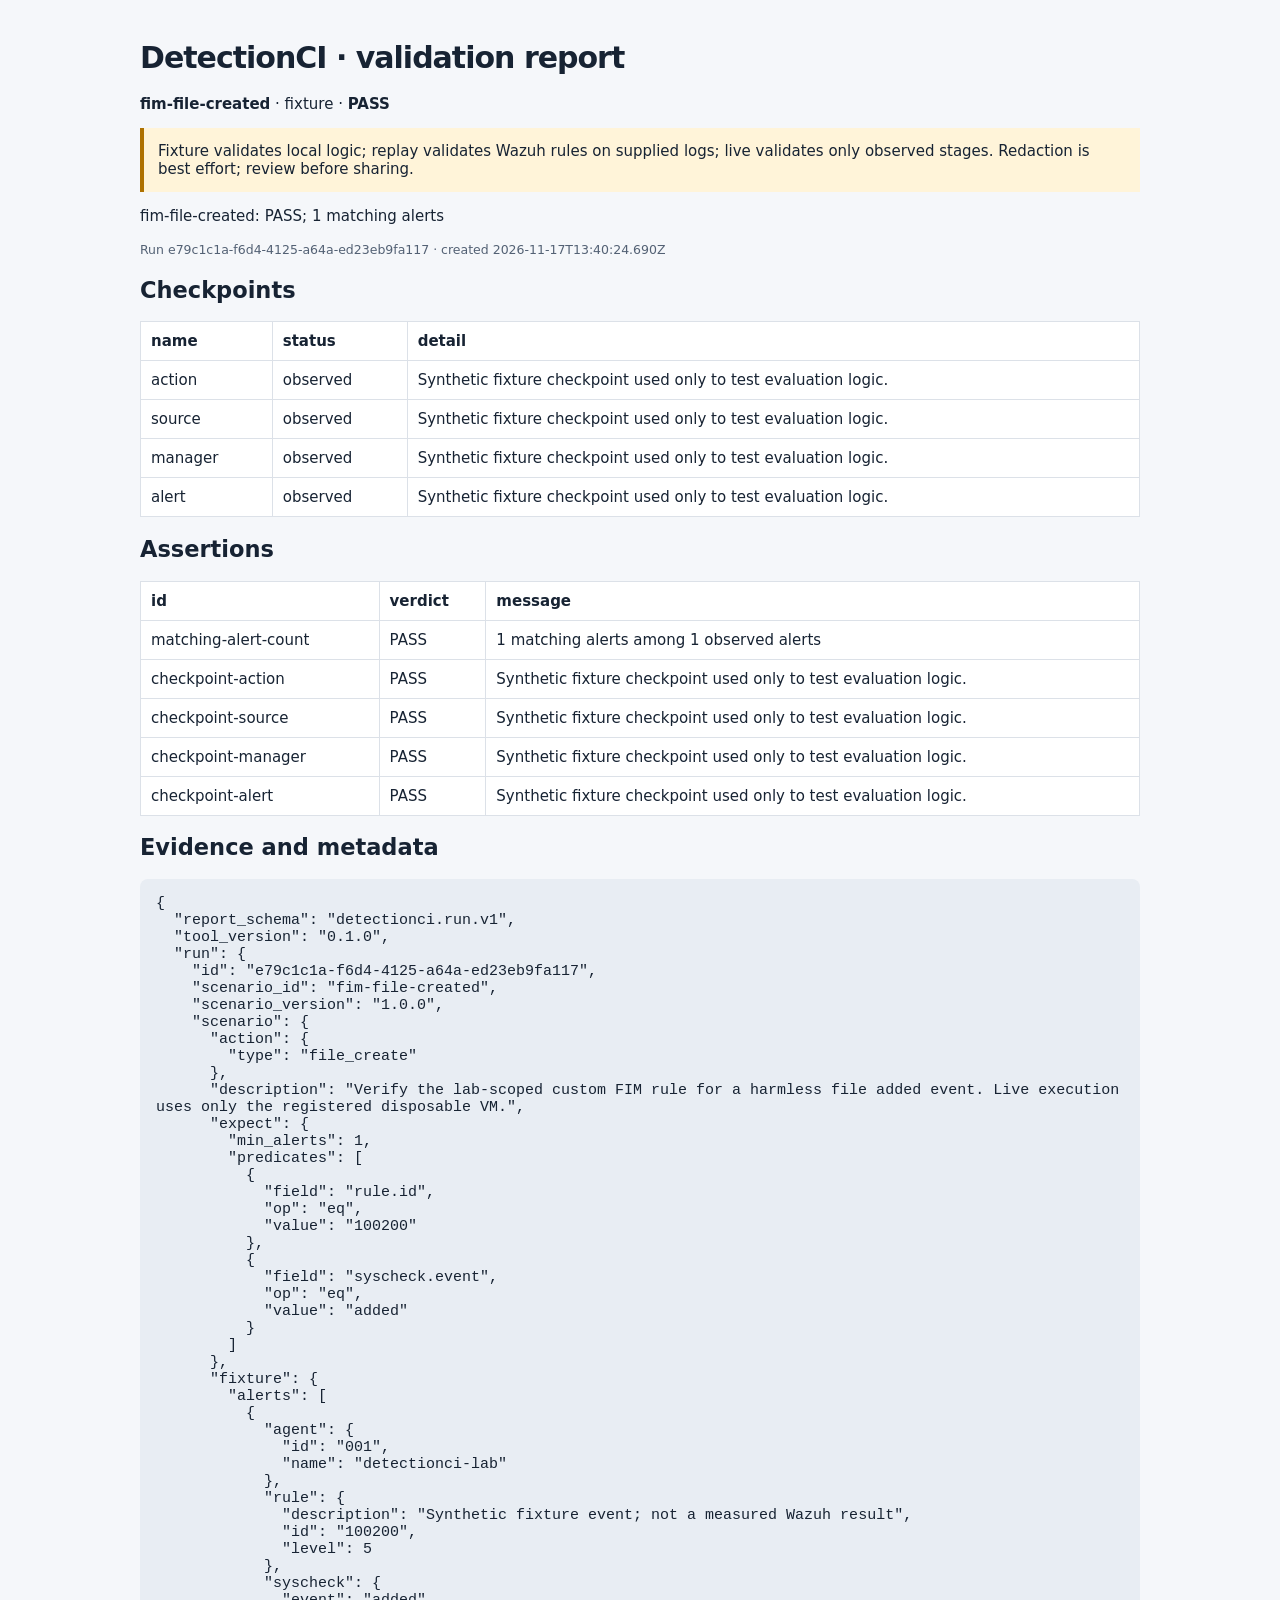
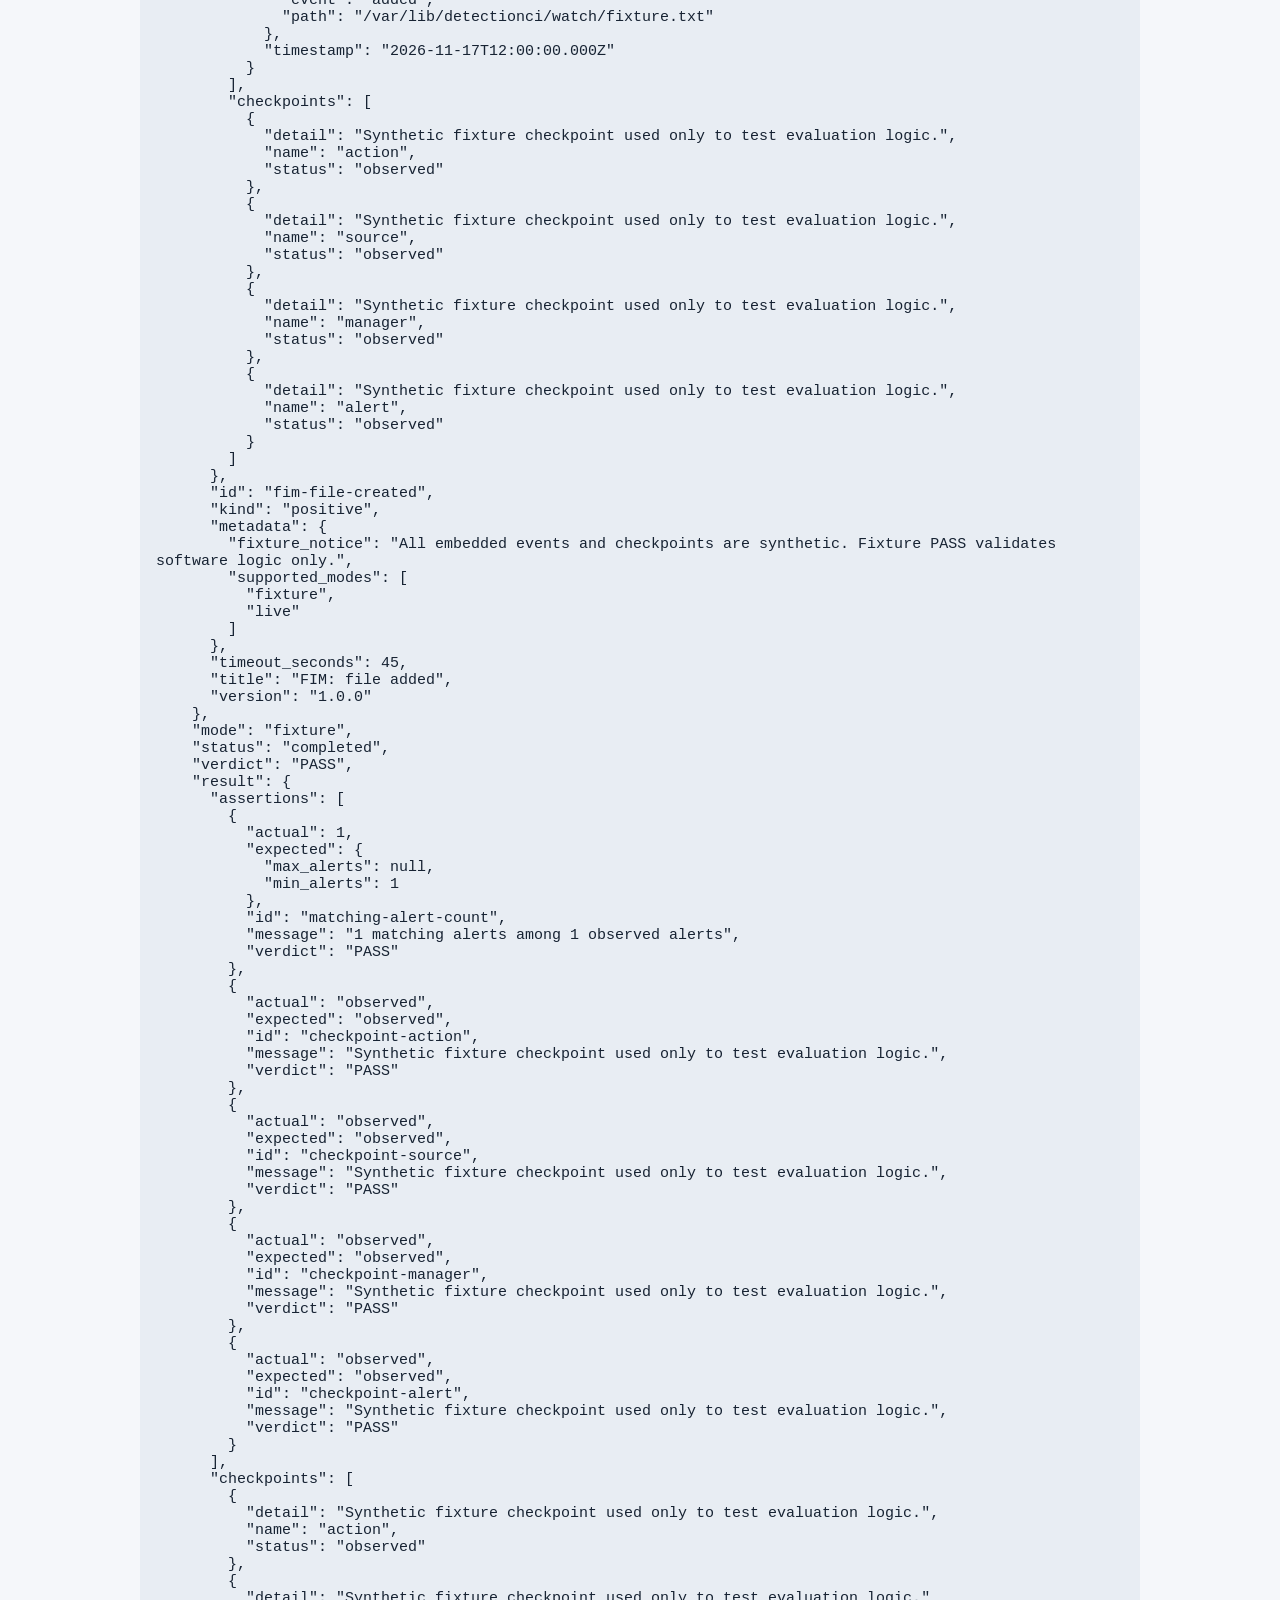
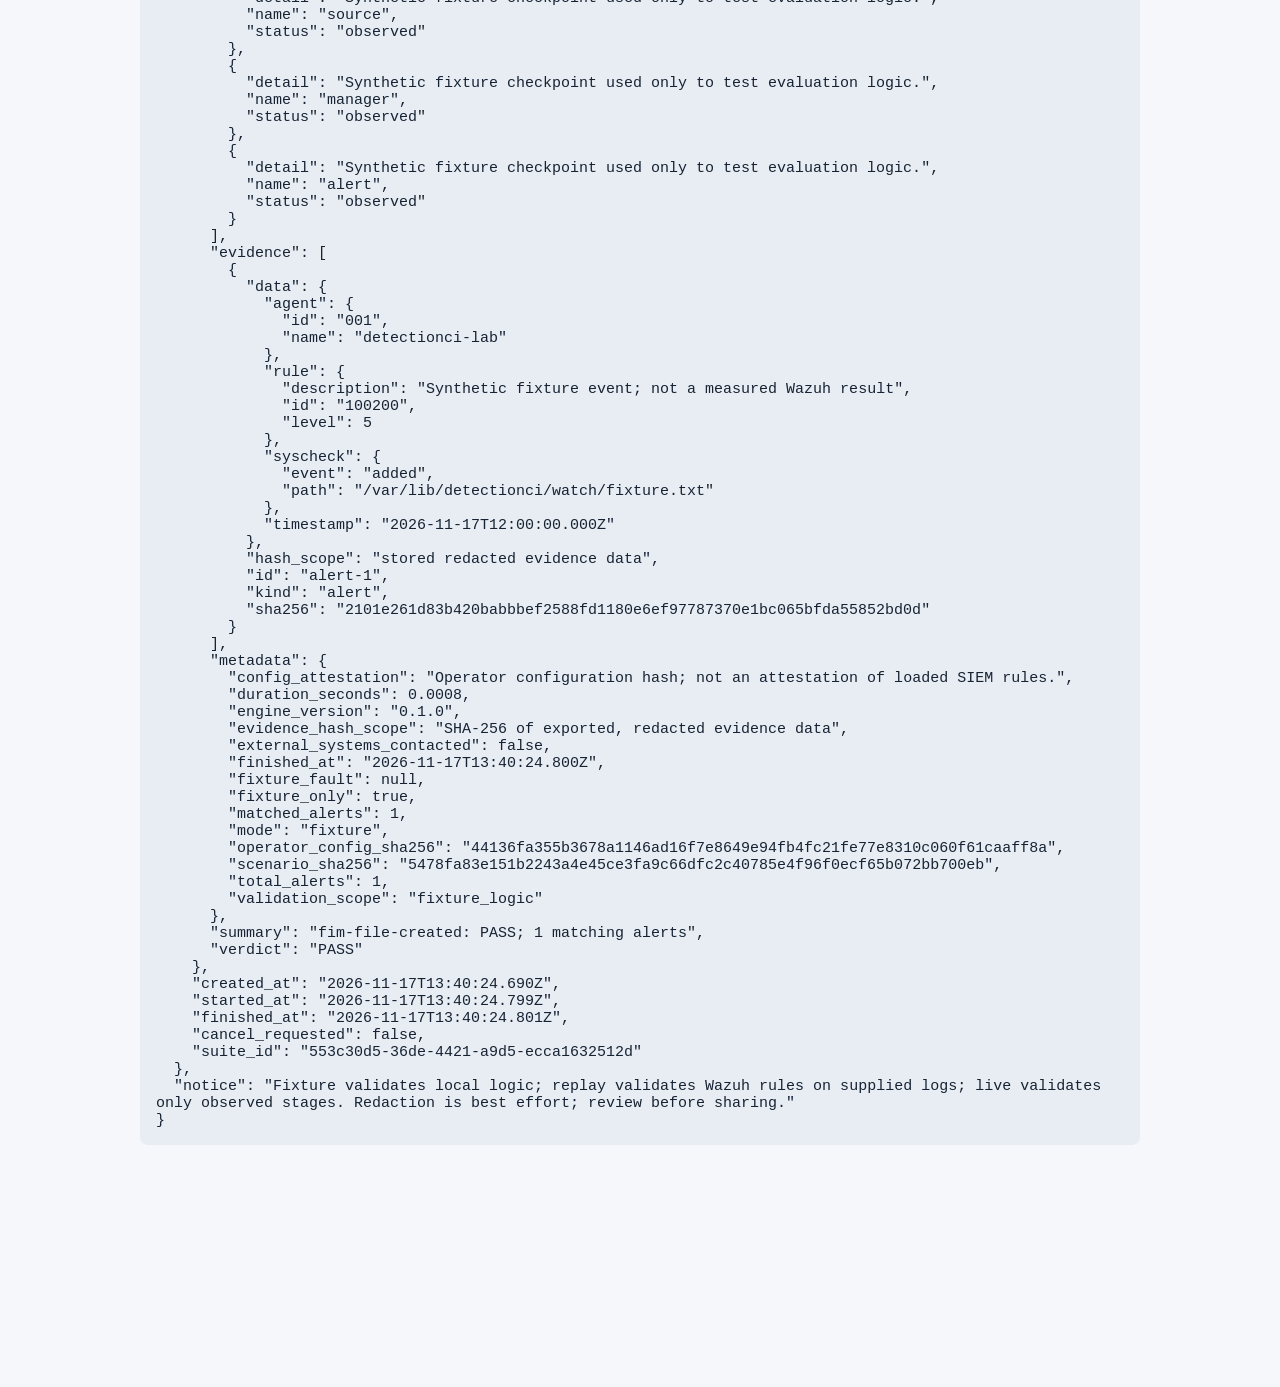
<file: examples/fixture-fim-created.html>
<!doctype html><html lang='en'><meta charset='utf-8'><meta name='viewport' content='width=device-width,initial-scale=1'><meta http-equiv='Content-Security-Policy' content="default-src 'none'; style-src 'unsafe-inline'; base-uri 'none'"><title>DetectionCI report</title><style>body{font:15px system-ui,sans-serif;max-width:1000px;margin:40px auto;padding:0 24px;color:#172333;background:#f5f7fa}h1{letter-spacing:-1px}table{width:100%;border-collapse:collapse;background:white;margin:16px 0}td,th{text-align:left;padding:10px;border:1px solid #dce1e8}pre{white-space:pre-wrap;overflow-wrap:anywhere;background:#e8edf3;padding:16px;border-radius:8px}small{color:#536174}.notice{border-left:4px solid #ae7100;padding:14px;background:#fff4d9}</style><h1>DetectionCI · validation report</h1><p><strong>fim-file-created</strong> · fixture · <strong>PASS</strong></p><p class='notice'>Fixture validates local logic; replay validates Wazuh rules on supplied logs; live validates only observed stages. Redaction is best effort; review before sharing.</p><p>fim-file-created: PASS; 1 matching alerts</p><small>Run e79c1c1a-f6d4-4125-a64a-ed23eb9fa117 · created 2026-11-17T13:40:24.690Z</small><h2>Checkpoints</h2><table><tr><th>name</th><th>status</th><th>detail</th></tr><tr><td>action</td><td>observed</td><td>Synthetic fixture checkpoint used only to test evaluation logic.</td></tr><tr><td>source</td><td>observed</td><td>Synthetic fixture checkpoint used only to test evaluation logic.</td></tr><tr><td>manager</td><td>observed</td><td>Synthetic fixture checkpoint used only to test evaluation logic.</td></tr><tr><td>alert</td><td>observed</td><td>Synthetic fixture checkpoint used only to test evaluation logic.</td></tr></table><h2>Assertions</h2><table><tr><th>id</th><th>verdict</th><th>message</th></tr><tr><td>matching-alert-count</td><td>PASS</td><td>1 matching alerts among 1 observed alerts</td></tr><tr><td>checkpoint-action</td><td>PASS</td><td>Synthetic fixture checkpoint used only to test evaluation logic.</td></tr><tr><td>checkpoint-source</td><td>PASS</td><td>Synthetic fixture checkpoint used only to test evaluation logic.</td></tr><tr><td>checkpoint-manager</td><td>PASS</td><td>Synthetic fixture checkpoint used only to test evaluation logic.</td></tr><tr><td>checkpoint-alert</td><td>PASS</td><td>Synthetic fixture checkpoint used only to test evaluation logic.</td></tr></table><h2>Evidence and metadata</h2><pre>{
  &quot;report_schema&quot;: &quot;detectionci.run.v1&quot;,
  &quot;tool_version&quot;: &quot;0.1.0&quot;,
  &quot;run&quot;: {
    &quot;id&quot;: &quot;e79c1c1a-f6d4-4125-a64a-ed23eb9fa117&quot;,
    &quot;scenario_id&quot;: &quot;fim-file-created&quot;,
    &quot;scenario_version&quot;: &quot;1.0.0&quot;,
    &quot;scenario&quot;: {
      &quot;action&quot;: {
        &quot;type&quot;: &quot;file_create&quot;
      },
      &quot;description&quot;: &quot;Verify the lab-scoped custom FIM rule for a harmless file added event. Live execution uses only the registered disposable VM.&quot;,
      &quot;expect&quot;: {
        &quot;min_alerts&quot;: 1,
        &quot;predicates&quot;: [
          {
            &quot;field&quot;: &quot;rule.id&quot;,
            &quot;op&quot;: &quot;eq&quot;,
            &quot;value&quot;: &quot;100200&quot;
          },
          {
            &quot;field&quot;: &quot;syscheck.event&quot;,
            &quot;op&quot;: &quot;eq&quot;,
            &quot;value&quot;: &quot;added&quot;
          }
        ]
      },
      &quot;fixture&quot;: {
        &quot;alerts&quot;: [
          {
            &quot;agent&quot;: {
              &quot;id&quot;: &quot;001&quot;,
              &quot;name&quot;: &quot;detectionci-lab&quot;
            },
            &quot;rule&quot;: {
              &quot;description&quot;: &quot;Synthetic fixture event; not a measured Wazuh result&quot;,
              &quot;id&quot;: &quot;100200&quot;,
              &quot;level&quot;: 5
            },
            &quot;syscheck&quot;: {
              &quot;event&quot;: &quot;added&quot;,
              &quot;path&quot;: &quot;/var/lib/detectionci/watch/fixture.txt&quot;
            },
            &quot;timestamp&quot;: &quot;2026-11-17T12:00:00.000Z&quot;
          }
        ],
        &quot;checkpoints&quot;: [
          {
            &quot;detail&quot;: &quot;Synthetic fixture checkpoint used only to test evaluation logic.&quot;,
            &quot;name&quot;: &quot;action&quot;,
            &quot;status&quot;: &quot;observed&quot;
          },
          {
            &quot;detail&quot;: &quot;Synthetic fixture checkpoint used only to test evaluation logic.&quot;,
            &quot;name&quot;: &quot;source&quot;,
            &quot;status&quot;: &quot;observed&quot;
          },
          {
            &quot;detail&quot;: &quot;Synthetic fixture checkpoint used only to test evaluation logic.&quot;,
            &quot;name&quot;: &quot;manager&quot;,
            &quot;status&quot;: &quot;observed&quot;
          },
          {
            &quot;detail&quot;: &quot;Synthetic fixture checkpoint used only to test evaluation logic.&quot;,
            &quot;name&quot;: &quot;alert&quot;,
            &quot;status&quot;: &quot;observed&quot;
          }
        ]
      },
      &quot;id&quot;: &quot;fim-file-created&quot;,
      &quot;kind&quot;: &quot;positive&quot;,
      &quot;metadata&quot;: {
        &quot;fixture_notice&quot;: &quot;All embedded events and checkpoints are synthetic. Fixture PASS validates software logic only.&quot;,
        &quot;supported_modes&quot;: [
          &quot;fixture&quot;,
          &quot;live&quot;
        ]
      },
      &quot;timeout_seconds&quot;: 45,
      &quot;title&quot;: &quot;FIM: file added&quot;,
      &quot;version&quot;: &quot;1.0.0&quot;
    },
    &quot;mode&quot;: &quot;fixture&quot;,
    &quot;status&quot;: &quot;completed&quot;,
    &quot;verdict&quot;: &quot;PASS&quot;,
    &quot;result&quot;: {
      &quot;assertions&quot;: [
        {
          &quot;actual&quot;: 1,
          &quot;expected&quot;: {
            &quot;max_alerts&quot;: null,
            &quot;min_alerts&quot;: 1
          },
          &quot;id&quot;: &quot;matching-alert-count&quot;,
          &quot;message&quot;: &quot;1 matching alerts among 1 observed alerts&quot;,
          &quot;verdict&quot;: &quot;PASS&quot;
        },
        {
          &quot;actual&quot;: &quot;observed&quot;,
          &quot;expected&quot;: &quot;observed&quot;,
          &quot;id&quot;: &quot;checkpoint-action&quot;,
          &quot;message&quot;: &quot;Synthetic fixture checkpoint used only to test evaluation logic.&quot;,
          &quot;verdict&quot;: &quot;PASS&quot;
        },
        {
          &quot;actual&quot;: &quot;observed&quot;,
          &quot;expected&quot;: &quot;observed&quot;,
          &quot;id&quot;: &quot;checkpoint-source&quot;,
          &quot;message&quot;: &quot;Synthetic fixture checkpoint used only to test evaluation logic.&quot;,
          &quot;verdict&quot;: &quot;PASS&quot;
        },
        {
          &quot;actual&quot;: &quot;observed&quot;,
          &quot;expected&quot;: &quot;observed&quot;,
          &quot;id&quot;: &quot;checkpoint-manager&quot;,
          &quot;message&quot;: &quot;Synthetic fixture checkpoint used only to test evaluation logic.&quot;,
          &quot;verdict&quot;: &quot;PASS&quot;
        },
        {
          &quot;actual&quot;: &quot;observed&quot;,
          &quot;expected&quot;: &quot;observed&quot;,
          &quot;id&quot;: &quot;checkpoint-alert&quot;,
          &quot;message&quot;: &quot;Synthetic fixture checkpoint used only to test evaluation logic.&quot;,
          &quot;verdict&quot;: &quot;PASS&quot;
        }
      ],
      &quot;checkpoints&quot;: [
        {
          &quot;detail&quot;: &quot;Synthetic fixture checkpoint used only to test evaluation logic.&quot;,
          &quot;name&quot;: &quot;action&quot;,
          &quot;status&quot;: &quot;observed&quot;
        },
        {
          &quot;detail&quot;: &quot;Synthetic fixture checkpoint used only to test evaluation logic.&quot;,
          &quot;name&quot;: &quot;source&quot;,
          &quot;status&quot;: &quot;observed&quot;
        },
        {
          &quot;detail&quot;: &quot;Synthetic fixture checkpoint used only to test evaluation logic.&quot;,
          &quot;name&quot;: &quot;manager&quot;,
          &quot;status&quot;: &quot;observed&quot;
        },
        {
          &quot;detail&quot;: &quot;Synthetic fixture checkpoint used only to test evaluation logic.&quot;,
          &quot;name&quot;: &quot;alert&quot;,
          &quot;status&quot;: &quot;observed&quot;
        }
      ],
      &quot;evidence&quot;: [
        {
          &quot;data&quot;: {
            &quot;agent&quot;: {
              &quot;id&quot;: &quot;001&quot;,
              &quot;name&quot;: &quot;detectionci-lab&quot;
            },
            &quot;rule&quot;: {
              &quot;description&quot;: &quot;Synthetic fixture event; not a measured Wazuh result&quot;,
              &quot;id&quot;: &quot;100200&quot;,
              &quot;level&quot;: 5
            },
            &quot;syscheck&quot;: {
              &quot;event&quot;: &quot;added&quot;,
              &quot;path&quot;: &quot;/var/lib/detectionci/watch/fixture.txt&quot;
            },
            &quot;timestamp&quot;: &quot;2026-11-17T12:00:00.000Z&quot;
          },
          &quot;hash_scope&quot;: &quot;stored redacted evidence data&quot;,
          &quot;id&quot;: &quot;alert-1&quot;,
          &quot;kind&quot;: &quot;alert&quot;,
          &quot;sha256&quot;: &quot;2101e261d83b420babbbef2588fd1180e6ef97787370e1bc065bfda55852bd0d&quot;
        }
      ],
      &quot;metadata&quot;: {
        &quot;config_attestation&quot;: &quot;Operator configuration hash; not an attestation of loaded SIEM rules.&quot;,
        &quot;duration_seconds&quot;: 0.0008,
        &quot;engine_version&quot;: &quot;0.1.0&quot;,
        &quot;evidence_hash_scope&quot;: &quot;SHA-256 of exported, redacted evidence data&quot;,
        &quot;external_systems_contacted&quot;: false,
        &quot;finished_at&quot;: &quot;2026-11-17T13:40:24.800Z&quot;,
        &quot;fixture_fault&quot;: null,
        &quot;fixture_only&quot;: true,
        &quot;matched_alerts&quot;: 1,
        &quot;mode&quot;: &quot;fixture&quot;,
        &quot;operator_config_sha256&quot;: &quot;44136fa355b3678a1146ad16f7e8649e94fb4fc21fe77e8310c060f61caaff8a&quot;,
        &quot;scenario_sha256&quot;: &quot;5478fa83e151b2243a4e45ce3fa9c66dfc2c40785e4f96f0ecf65b072bb700eb&quot;,
        &quot;total_alerts&quot;: 1,
        &quot;validation_scope&quot;: &quot;fixture_logic&quot;
      },
      &quot;summary&quot;: &quot;fim-file-created: PASS; 1 matching alerts&quot;,
      &quot;verdict&quot;: &quot;PASS&quot;
    },
    &quot;created_at&quot;: &quot;2026-11-17T13:40:24.690Z&quot;,
    &quot;started_at&quot;: &quot;2026-11-17T13:40:24.799Z&quot;,
    &quot;finished_at&quot;: &quot;2026-11-17T13:40:24.801Z&quot;,
    &quot;cancel_requested&quot;: false,
    &quot;suite_id&quot;: &quot;553c30d5-36de-4421-a9d5-ecca1632512d&quot;
  },
  &quot;notice&quot;: &quot;Fixture validates local logic; replay validates Wazuh rules on supplied logs; live validates only observed stages. Redaction is best effort; review before sharing.&quot;
}</pre></html>
</file>
